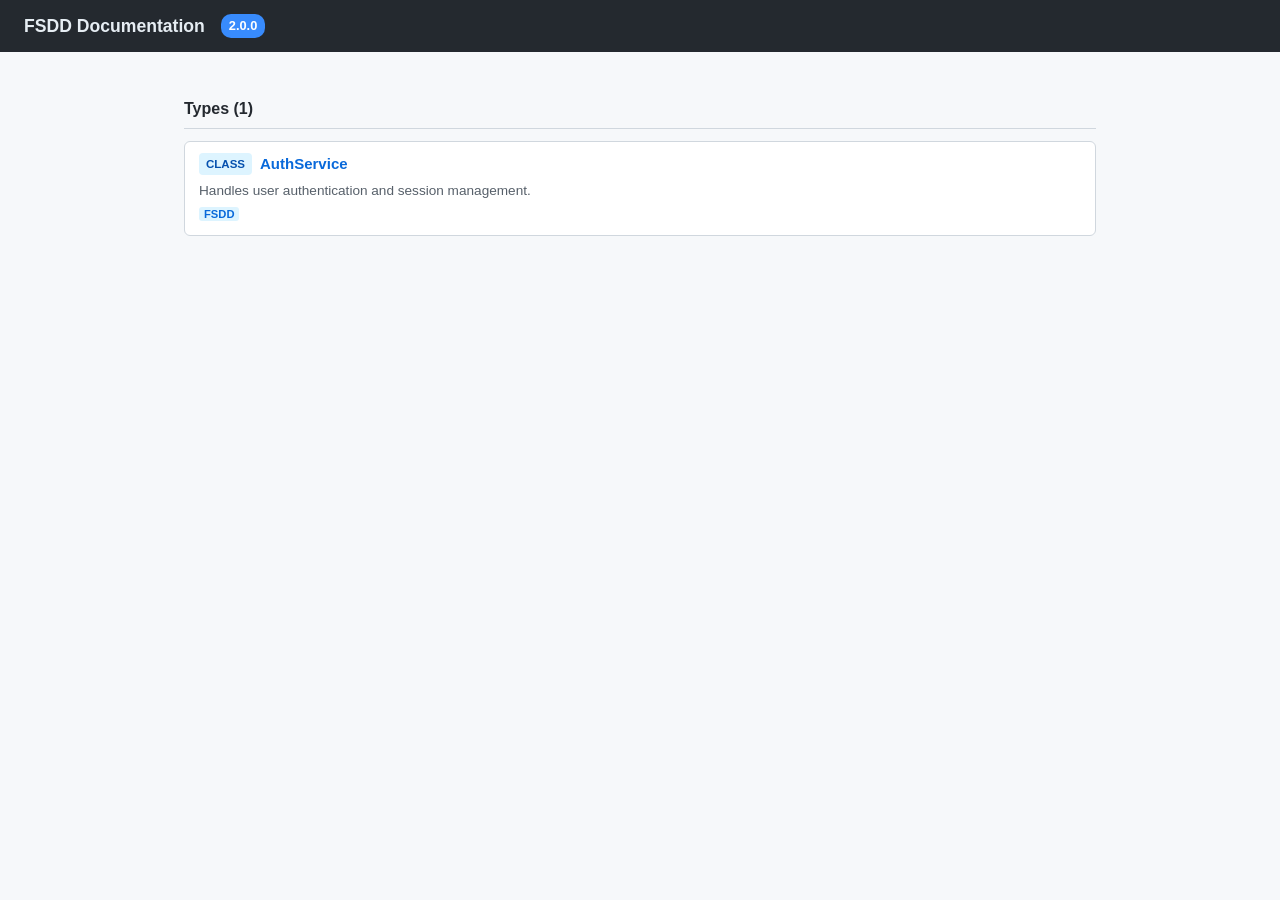
<file: FSDD_docs/html/index.html>
<!DOCTYPE html>
<html lang="en">
<head>
  <meta charset="utf-8">
  <meta name="viewport" content="width=device-width,initial-scale=1">
  <title>FSDD Docs</title>
  <link rel="stylesheet" href="style.css">
</head>
<body>
<nav>
  <span class="nav-title">FSDD Documentation</span>
  
  <span class="ver">2.0.0</span>
  
</nav>
<main>
  <h2>Types (1)</h2>
  <ul class="type-list">
  
    <li class="type-item">
      <a class="type-link" href="AuthService.html">
        <span class="badge class">class</span>
        <span class="type-name">AuthService</span>
      </a>
      
      <p class="summary">Handles user authentication and session management.</p>
      
      
      <span class="fsdd-marker">FSDD</span>
      
    </li>
  
  </ul>
</main>
</body>
</html>
</file>
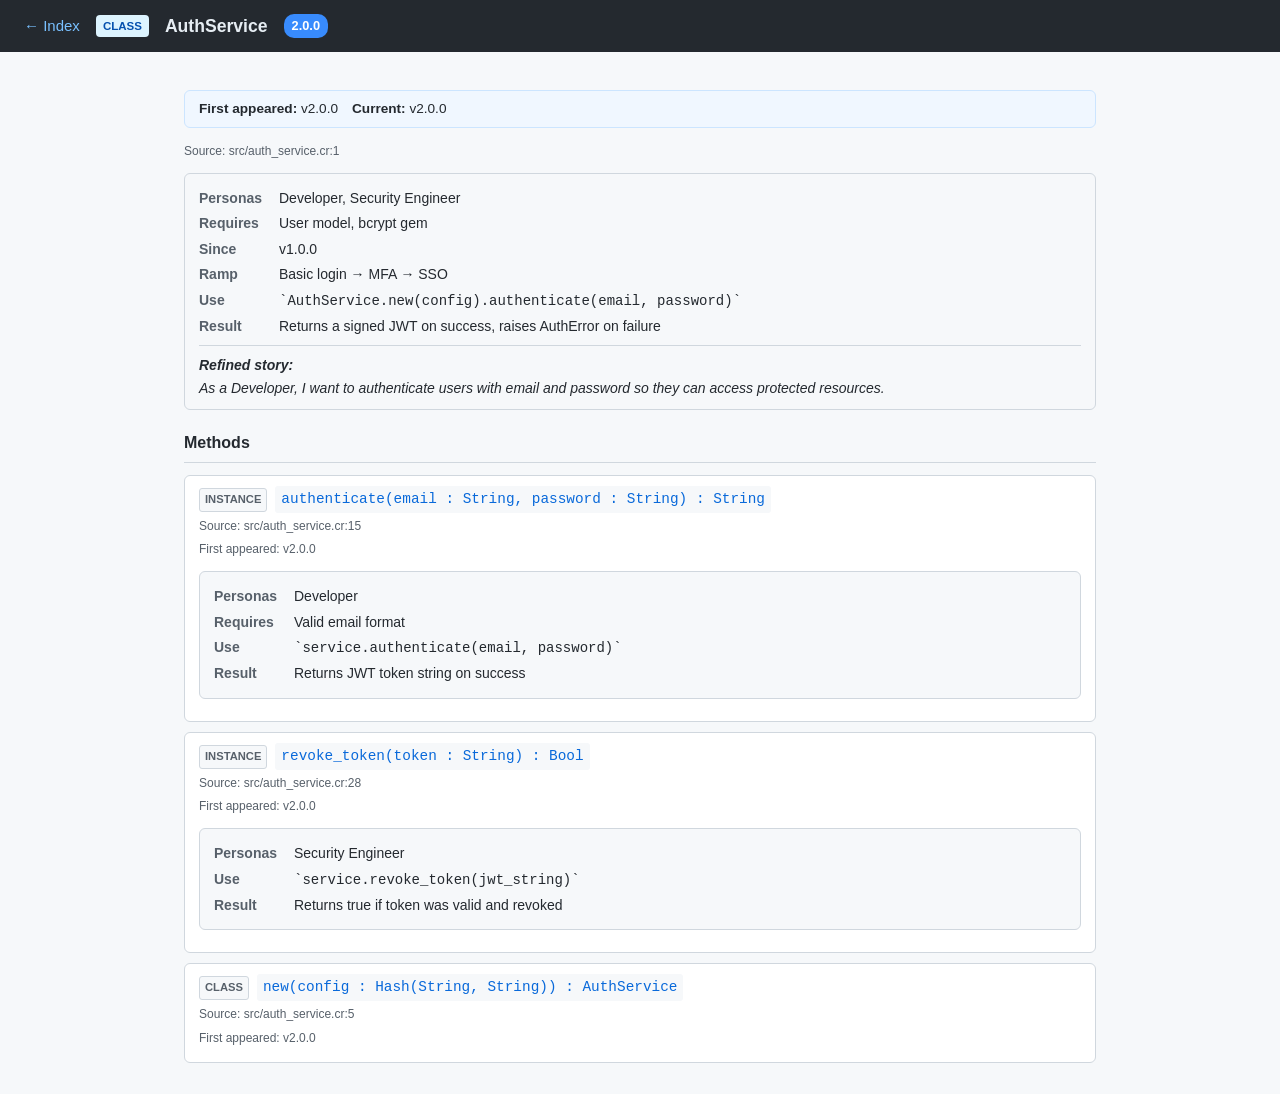
<file: FSDD_docs/html/AuthService.html>
<!DOCTYPE html>
<html lang="en">
<head>
  <meta charset="utf-8">
  <meta name="viewport" content="width=device-width,initial-scale=1">
  <title>AuthService — FSDD Docs</title>
  <link rel="stylesheet" href="style.css">
</head>
<body>
<nav>
  <a href="index.html">← Index</a>
  <span class="badge class">class</span>
  <span class="nav-title">AuthService</span>
  
  <span class="ver">2.0.0</span>
  
</nav>
<main>

  
  
  <div class="ramp">
    
    <span><strong>First appeared:</strong> v2.0.0</span>
    
    
    <span><strong>Current:</strong> v2.0.0</span>
    
    
  </div>
  

  
  <p class="mloc">Source: src/auth_service.cr:1</p>
  

  
  
  <section class="fsdd">
    <div class="fsdd-row"><span class="lbl">Personas</span><span>Developer, Security Engineer</span></div>
    <div class="fsdd-row"><span class="lbl">Requires</span><span>User model, bcrypt gem</span></div>
    <div class="fsdd-row"><span class="lbl">Since</span><span>v1.0.0</span></div>
    <div class="fsdd-row"><span class="lbl">Ramp</span><span>Basic login → MFA → SSO</span></div>
    <div class="fsdd-row"><span class="lbl">Use</span><code>`AuthService.new(config).authenticate(email, password)`</code></div>
    <div class="fsdd-row"><span class="lbl">Result</span><span>Returns a signed JWT on success, raises AuthError on failure</span></div>
    
    <div class="story-block"><strong>Refined story:</strong>
As a Developer, I want to authenticate users with email and password so they can access protected resources.</div>
    
  </section>
  

  
  
  <section>
    <h2>Methods</h2>
    
    
    <div class="method">
      <div class="msig">
        <span class="mkind">instance</span>
        <code class="mname">authenticate(email : String, password : String) : String</code>
        
      </div>
      
      <p class="mloc">Source: src/auth_service.cr:15</p>
      
      
      <p class="mloc">First appeared: v2.0.0</p>
      
      
      
      <div class="fsdd">
        <div class="fsdd-row"><span class="lbl">Personas</span><span>Developer</span></div>
        <div class="fsdd-row"><span class="lbl">Requires</span><span>Valid email format</span></div>
        
        
        <div class="fsdd-row"><span class="lbl">Use</span><code>`service.authenticate(email, password)`</code></div>
        <div class="fsdd-row"><span class="lbl">Result</span><span>Returns JWT token string on success</span></div>
        
      </div>
      
    </div>
    
    
    <div class="method">
      <div class="msig">
        <span class="mkind">instance</span>
        <code class="mname">revoke_token(token : String) : Bool</code>
        
      </div>
      
      <p class="mloc">Source: src/auth_service.cr:28</p>
      
      
      <p class="mloc">First appeared: v2.0.0</p>
      
      
      
      <div class="fsdd">
        <div class="fsdd-row"><span class="lbl">Personas</span><span>Security Engineer</span></div>
        
        
        
        <div class="fsdd-row"><span class="lbl">Use</span><code>`service.revoke_token(jwt_string)`</code></div>
        <div class="fsdd-row"><span class="lbl">Result</span><span>Returns true if token was valid and revoked</span></div>
        
      </div>
      
    </div>
    
    
    <div class="method">
      <div class="msig">
        <span class="mkind">class</span>
        <code class="mname">new(config : Hash(String, String)) : AuthService</code>
        
      </div>
      
      <p class="mloc">Source: src/auth_service.cr:5</p>
      
      
      <p class="mloc">First appeared: v2.0.0</p>
      
      
      
    </div>
    
  </section>
  

</main>
</body>
</html>
</file>
<file: FSDD_docs/html/style.css>
*, *::before, *::after { box-sizing: border-box; margin: 0; padding: 0; }
body { font: 15px/1.6 -apple-system,BlinkMacSystemFont,"Segoe UI",Roboto,sans-serif; color: #24292f; background: #f6f8fa; }
a { color: #0969da; }
a:hover { text-decoration: underline; }
code, pre { font-family: "SFMono-Regular",Consolas,monospace; }
nav { background: #24292f; color: #e6edf3; padding: 12px 24px; display: flex; align-items: center; gap: 16px; flex-wrap: wrap; }
nav .nav-title { font-size: 1.1rem; font-weight: 600; }
nav a { color: #79c0ff; text-decoration: none; }
nav a:hover { text-decoration: underline; }
.ver { background: #388bfd; color: #fff; padding: 2px 8px; border-radius: 10px; font-size: .8rem; font-weight: 600; }
main { max-width: 960px; margin: 0 auto; padding: 24px; }
h2 { font-size: 1rem; border-bottom: 1px solid #d0d7de; padding-bottom: 6px; margin: 20px 0 12px; }
.badge { display: inline-block; padding: 2px 7px; border-radius: 4px; font-size: .72rem; font-weight: 700; text-transform: uppercase; }
.badge.class { background: #ddf4ff; color: #0550ae; }
.badge.module { background: #fff8c5; color: #9a6700; }
.badge.struct { background: #ffd8d3; color: #82071e; }
.badge.enum { background: #e8d5ff; color: #6e40c9; }
.type-list { list-style: none; }
.type-item { background: #fff; border: 1px solid #d0d7de; border-radius: 6px; padding: 10px 14px; margin-bottom: 8px; }
.type-link { display: flex; align-items: center; gap: 8px; text-decoration: none; color: #0969da; font-weight: 600; }
.type-link .type-name { font-weight: 600; }
.type-link:hover .type-name { text-decoration: underline; }
.summary { font-size: .85rem; color: #57606a; margin-top: 4px; }
.fsdd-marker { font-size: .7rem; font-weight: 700; color: #0969da; background: #ddf4ff; padding: 1px 5px; border-radius: 3px; text-transform: uppercase; }
.ramp { display: flex; gap: 14px; align-items: center; background: #f0f7ff; border: 1px solid #cce5ff; border-radius: 6px; padding: 7px 14px; margin: 14px 0; font-size: .85rem; flex-wrap: wrap; }
.sym { font-size: 1rem; font-weight: 700; color: #0969da; }
.fsdd { background: #f6f8fa; border: 1px solid #d0d7de; border-radius: 6px; padding: 10px 14px; margin: 12px 0; }
.fsdd-row { display: flex; gap: 10px; margin: 3px 0; font-size: .875rem; align-items: baseline; }
.lbl { font-weight: 600; color: #57606a; min-width: 70px; flex-shrink: 0; }
.story-block { margin-top: 8px; padding-top: 8px; border-top: 1px solid #d0d7de; font-style: italic; font-size: .875rem; white-space: pre-wrap; }
.method { background: #fff; border: 1px solid #d0d7de; border-radius: 6px; padding: 10px 14px; margin-bottom: 10px; }
.msig { display: flex; align-items: baseline; gap: 8px; flex-wrap: wrap; margin-bottom: 4px; }
.mkind { font-size: .7rem; font-weight: 700; text-transform: uppercase; color: #57606a; background: #f6f8fa; padding: 2px 5px; border-radius: 3px; border: 1px solid #d0d7de; }
.mname { font-family: "SFMono-Regular",Consolas,monospace; font-size: .9rem; color: #0969da; background: #f6f8fa; padding: 2px 6px; border-radius: 3px; }
.mloc { font-size: .75rem; color: #57606a; margin: 4px 0; }
</file>
